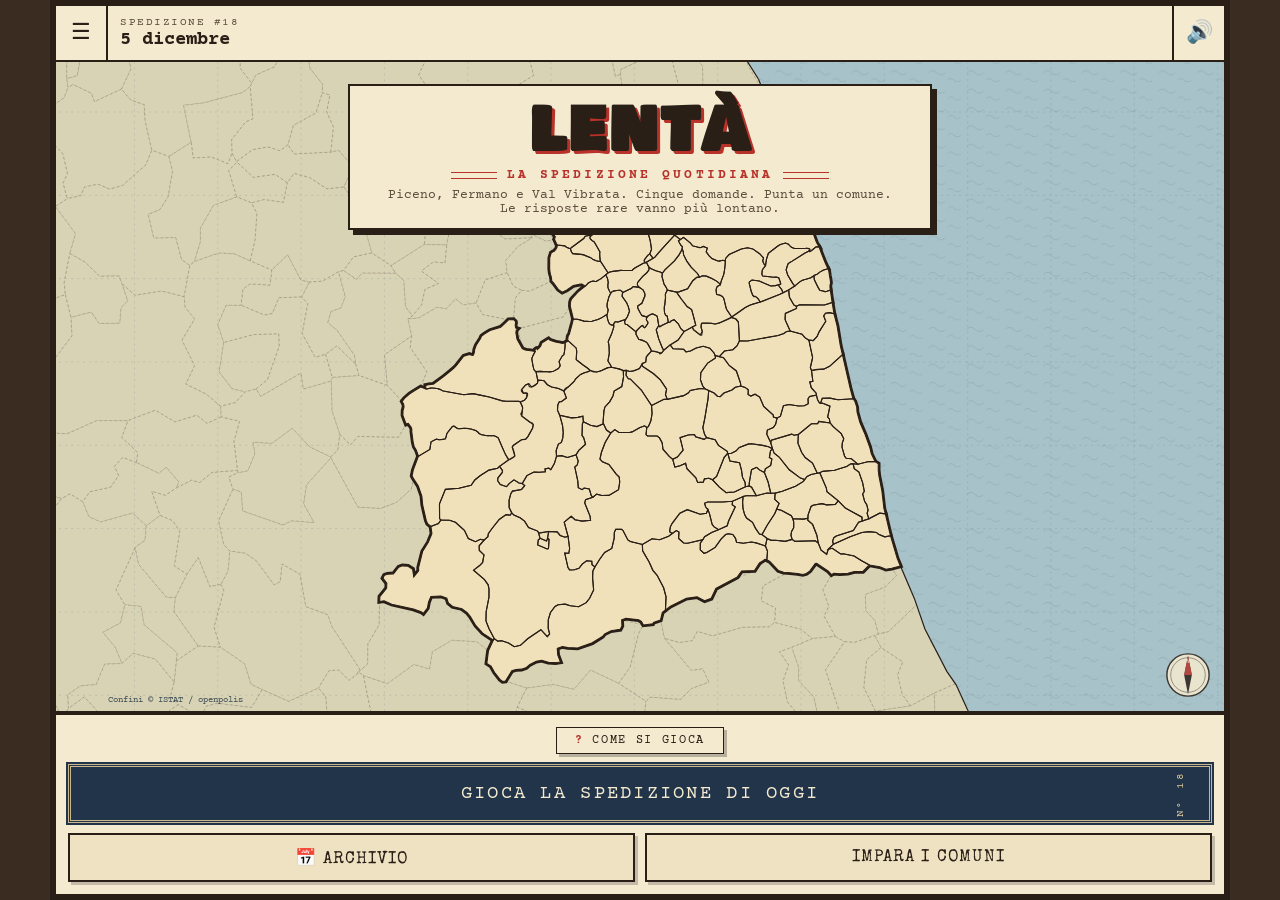
<file: index.html>
<!DOCTYPE html>
<html lang="it">
<head>
<meta charset="utf-8">
<meta name="viewport" content="width=device-width, initial-scale=1, maximum-scale=1">
<title>Lentà — La spedizione quotidiana nel Piceno</title>
<meta name="description" content="Piceno, Fermano e Val Vibrata. Cinque domande al giorno: punta un comune, le risposte rare vanno più lontano.">
<meta name="theme-color" content="#2a1f17">
<link rel="icon" href="data:image/svg+xml,%3Csvg xmlns='http://www.w3.org/2000/svg' viewBox='0 0 100 100'%3E%3Ctext y='.9em' font-size='90'%3E%F0%9F%A7%AD%3C/text%3E%3C/svg%3E">
<meta property="og:type" content="website">
<meta property="og:site_name" content="Lentà">
<meta property="og:locale" content="it_IT">
<meta property="og:url" content="https://lendane.tttai.it/">
<meta property="og:title" content="Lentà — La spedizione quotidiana">
<meta property="og:description" content="Piceno, Fermano e Val Vibrata. Cinque domande al giorno: punta un comune, le risposte rare vanno più lontano.">
<meta property="og:image" content="https://lendane.tttai.it/anteprima.png">
<meta property="og:image:type" content="image/png">
<meta property="og:image:width" content="1200">
<meta property="og:image:height" content="630">
<meta property="og:image:alt" content="Lentà: la mappa dei comuni del Piceno, del Fermano e della Val Vibrata">
<meta name="twitter:card" content="summary_large_image">
<link rel="stylesheet" href="font.css">
<style>
:root{
  --paper:#f4ead0; --paper2:#efe2c2; --ink:#2a1f17; --ink2:#5b4a3a; --red:#b8322a; --navy:#22344a;
  --sea:#a8c2c9; --sea2:#97b4bc; --land:#f0e1ba; --dim:#c9ccb3; --bgland:#d9d3b6;
  --t0:#3f8f4a; --t2:#c8553d; --t3:#7656d1; --t4:#d4a017; --miss:#4a6fa5;
}
*{box-sizing:border-box;margin:0;padding:0}
html,body{height:100%;background:#3a2c20;color:var(--ink);font-family:'Courier Prime',ui-monospace,monospace}
button{font-family:inherit;color:inherit;cursor:pointer;background:none;border:0}
#app{position:relative;max-width:1180px;height:100dvh;margin:0 auto;background:var(--paper);
  border:6px solid #2a1f17;box-shadow:inset 0 0 0 2px #c9b88f;display:flex;flex-direction:column;overflow:hidden;
  background-image:radial-gradient(rgba(90,70,40,.06) 1px,transparent 1.2px);background-size:7px 7px}
/* header */
header{display:flex;align-items:stretch;border-bottom:2px solid var(--ink);min-height:56px;flex:none;background:var(--paper)}
header .ib{width:52px;display:grid;place-items:center;font-size:22px;border-right:2px solid var(--ink)}
header .ib:last-child{border-right:0;border-left:2px solid var(--ink)}
header .lbl{flex:1;padding:6px 12px;display:flex;flex-direction:column;justify-content:center;min-width:0}
header .lbl small{font-size:11px;letter-spacing:.14em;color:var(--ink2);text-transform:uppercase}
header .lbl b{font-size:19px;white-space:nowrap;overflow:hidden;text-overflow:ellipsis}
header .lbl b i{font-style:normal;font-size:12px;color:var(--ink2)}
header .prog{display:flex;flex-direction:column;align-items:flex-end;justify-content:center;padding:6px 12px;gap:3px}
.bars{display:flex;gap:3px;align-items:flex-end;height:16px}
.bars span{width:8px;height:14px;border:1.5px solid #b9a98a;border-radius:1px}
.bars span.on{border-color:transparent}
.bars span.cur{border-color:var(--red)}
.where{font-size:11px;letter-spacing:.14em;color:var(--red);text-transform:uppercase;font-weight:700}
/* screens */
main{flex:1;position:relative;min-height:0}
.screen{position:absolute;inset:0;display:none;flex-direction:column}
.screen.on{display:flex}
/* home */
#home .mapwrap{flex:1}
.titlecard{position:absolute;left:50%;top:22px;transform:translateX(-50%);background:var(--paper);border:2px solid var(--ink);
  box-shadow:5px 5px 0 var(--ink);padding:16px 34px 12px;text-align:center;z-index:5;max-width:92%}
.titlecard h1{font-family:'Bowlby One SC',serif;font-size:clamp(34px,7vw,58px);letter-spacing:.06em;color:var(--ink);text-shadow:3px 3px 0 var(--red);line-height:1}
.titlecard h2{font-size:13px;letter-spacing:.24em;color:var(--red);margin:8px 0 6px;display:flex;align-items:center;gap:10px;justify-content:center}
.titlecard h2:before,.titlecard h2:after{content:"";height:5px;width:46px;border-top:1px solid var(--red);border-bottom:1px solid var(--red)}
.titlecard p{font-size:12.5px;color:var(--ink2)}
.homebar{flex:none;border-top:2px solid var(--ink);padding:12px;display:grid;gap:10px;grid-template-columns:1fr 1fr;background:var(--paper)}
.homebar .how{grid-column:1/3;justify-self:center;border:1.5px solid var(--ink);padding:6px 18px;font-size:12px;letter-spacing:.14em;box-shadow:3px 3px 0 rgba(0,0,0,.25);background:var(--paper)}
.homebar .how b{color:var(--red)}
.bigbtn{grid-column:1/3;background:var(--navy);color:#f4ead0;font-size:19px;letter-spacing:.12em;padding:16px;border:3px double #c9b88f;outline:2px solid var(--navy);text-transform:uppercase;position:relative}
.bigbtn .no{position:absolute;right:6px;top:50%;transform:translateY(-50%) rotate(-90deg);font-size:11px;color:#d9c79c}
.smallbtn{border:2px solid var(--ink);padding:12px;font-family:'Special Elite',monospace;font-size:17px;letter-spacing:.06em;background:var(--paper2);box-shadow:3px 3px 0 rgba(0,0,0,.2);text-transform:uppercase}
.smallbtn:hover,.bigbtn:hover{filter:brightness(1.08)}
/* map */
.mapwrap{position:relative;min-height:0;overflow:hidden;background:var(--sea);border-bottom:2px solid var(--ink);touch-action:none}
.mapwrap svg{width:100%;height:100%;display:block;cursor:grab}
.mapwrap svg:active{cursor:grabbing}
.cm{fill:var(--land);transition:fill .5s}
.cm:hover{fill:#e8d39f}
.cm.sel{fill:#e5cf98}
.cm.off{fill:var(--dim)}
.dimmed .cm{fill:var(--dim)}
.dimmed .cm.hit{fill:var(--land)}
.cmo{fill:none;stroke:var(--ink);stroke-width:1.1;vector-effect:non-scaling-stroke;pointer-events:none}
.outerline{fill:none;stroke:var(--ink);stroke-width:4.5;vector-effect:non-scaling-stroke}
.bgp{fill:var(--bgland);stroke:#9a917a;stroke-width:.6;stroke-dasharray:3 2;vector-effect:non-scaling-stroke}
.hl{fill:none;stroke-width:4;vector-effect:non-scaling-stroke;stroke-linejoin:round;pointer-events:none}
.hlglow{fill:none;stroke-width:12;opacity:.35;vector-effect:non-scaling-stroke;stroke-linejoin:round;pointer-events:none}
.lab{font-family:'Courier Prime';font-weight:700;fill:var(--ink);paint-order:stroke;stroke:var(--paper);stroke-width:3px;text-anchor:middle;pointer-events:none}
.zoomctl{position:absolute;left:10px;bottom:12px;display:flex;flex-direction:column;gap:6px;z-index:4}
.zoomctl button{width:34px;height:34px;border:1.5px solid var(--ink);background:var(--paper);font-size:18px;box-shadow:2px 2px 0 rgba(0,0,0,.25)}
.revealing .zoomctl{display:none}
.compass{position:absolute;right:12px;bottom:12px;width:48px;height:48px;z-index:3;pointer-events:none;opacity:.85}
.attr{position:absolute;left:52px;bottom:6px;font-size:9px;color:#3b4c52;z-index:3}
/* play */
.prompt{flex:none;padding:10px 16px 12px;border-bottom:2px solid var(--ink)}
.prompt small{font-size:11px;letter-spacing:.14em;color:var(--red);font-weight:700}
.prompt h3{font-size:clamp(18px,2.6vw,25px);font-weight:700;line-height:1.25;margin-top:4px}
.playbody{flex:1;display:flex;min-height:0}
.playbody .mapwrap{flex:1;border-bottom:0}
.side{width:0;overflow:hidden;border-left:0 solid var(--ink);display:flex;flex-direction:column;transition:width .5s;background:var(--paper)}
.side.open{width:38%;border-left-width:2px}
.side .inner{padding:14px;display:flex;flex-direction:column;gap:12px;height:100%;min-width:300px;overflow:auto}
.footbar{flex:none;border-top:2px solid var(--ink);display:flex;align-items:center;gap:12px;padding:10px 14px;background:var(--paper)}
.footbar .pinname{flex:1;font-size:13px;min-width:0}
.footbar .pinname span{font-size:15px;font-weight:700;margin-left:6px}
.keys{font-size:11px;color:var(--ink2);display:flex;gap:5px;align-items:center}
.keys kbd{border:1px solid var(--ink2);padding:1px 4px;font-family:inherit;font-size:10px}
.drop{border:2px solid var(--ink);padding:14px 10px;width:min(280px,45vw);font-size:17px;letter-spacing:.12em;background:var(--paper);text-transform:uppercase;font-weight:700}
.drop.ready{background:var(--red);color:#f4ead0;border-color:#7d1d17;box-shadow:inset 0 0 0 2px rgba(255,255,255,.25)}
.drop:disabled{opacity:.55;cursor:default}
.nextbtn{border:2px solid var(--ink);padding:14px;font-size:17px;letter-spacing:.12em;text-transform:uppercase;font-weight:700;background:var(--ink);color:var(--paper);margin-top:auto}
/* result card */
.rcard{position:absolute;left:5%;bottom:22px;z-index:6;background:var(--paper);border:2px solid var(--ink);outline:4px solid var(--paper);box-shadow:0 0 0 6px var(--ink2);
  padding:12px 22px 14px;min-width:220px;text-align:center;display:none}
.rcard.on{display:block;animation:pop .35s ease-out}
@keyframes pop{from{transform:translateY(20px);opacity:0}}
.rcard small{font-size:11px;letter-spacing:.14em;color:var(--red);font-weight:700}
.rcard .nm{font-family:'Bowlby One SC';font-size:clamp(22px,3.4vw,30px);letter-spacing:.03em;color:var(--ink);text-shadow:2px 2px 0 rgba(184,50,42,.55);margin:6px 0 10px;min-height:1.2em;text-transform:uppercase;line-height:1.05}
.rcard .row{display:flex;align-items:center;gap:12px;justify-content:center}
.stamp{font-family:'Special Elite';font-size:17px;letter-spacing:.08em;border:2.5px solid currentColor;padding:4px 10px;transform:rotate(-4deg);min-width:120px;display:inline-block}
.stamp.empty{border-style:dashed;color:#b9a98a}
.stamp.slam{animation:slam .35s cubic-bezier(.2,1.8,.4,1)}
@keyframes slam{from{transform:rotate(-4deg) scale(2.2);opacity:0}}
.km{font-size:18px;font-weight:700;min-width:80px;text-align:left}
.newloc{position:absolute;right:-26px;top:-14px;font-family:'Special Elite';color:var(--red);border:1.5px solid var(--red);padding:2px 8px;font-size:11px;letter-spacing:.1em;transform:rotate(12deg);background:var(--paper);display:none}
.newloc.on{display:block;animation:slam .4s}
/* journey */
.journey{background:#e9dcb6;border:2px solid #cdbb8f;padding:8px;align-self:center;width:min(240px,100%);box-shadow:inset 0 0 18px rgba(120,90,40,.25)}
.journey svg{width:100%;display:block}
.excard{border:2px solid var(--ink);outline:3px solid var(--paper);box-shadow:0 0 0 4px var(--ink2);padding:12px;margin:4px}
.excard .top{display:flex;justify-content:space-between;align-items:flex-start;gap:8px}
.excard .q{font-weight:700;margin:8px 0 4px}
.excard p{font-size:13px;color:var(--ink2);line-height:1.45}
/* camp */
#camp .playbody .side{width:42%;border-left-width:2px}
.share{border:2px solid var(--ink);padding:10px;display:grid;grid-template-columns:auto 1fr;gap:10px;align-items:center}
.share ol{list-style:none;font-size:12px;display:flex;flex-direction:column;gap:3px}
.share ol li{display:flex;gap:6px;align-items:center}
.share ol li em{font-style:normal;font-family:'Special Elite';border:1.5px solid currentColor;padding:0 5px;font-size:11px}
.badge{border:2px solid var(--ink);background:linear-gradient(#dcebe9,#efe2c2);text-align:center;padding:8px 10px}
.badge b{display:block;font-family:'Bowlby One SC';font-size:26px}
.badge small{font-size:10px;letter-spacing:.12em;color:var(--red);font-weight:700;text-transform:uppercase}
.sharebtn{grid-column:1/3;background:var(--red);color:var(--paper);padding:12px;font-size:17px;letter-spacing:.14em;font-weight:700;border:2px solid #7d1d17}
.stats{display:grid;grid-template-columns:repeat(3,1fr);gap:8px}
.stats div{border:2px solid var(--ink);padding:8px 4px;text-align:center;font-size:12px;position:relative}
.stats b{display:block;font-size:12px;letter-spacing:.1em;margin-bottom:4px}
.stats .nw{position:absolute;right:-6px;top:-10px;color:var(--red);border:1px solid var(--red);font-size:9px;padding:1px 4px;background:var(--paper);transform:rotate(8deg);font-family:'Special Elite'}
.answers h4{font-size:12px;letter-spacing:.16em;color:var(--ink2);border-bottom:1px dashed var(--ink2);padding-bottom:4px;margin:6px 0}
.ans{border-bottom:1px solid #d6c79f;padding:8px 0}
.ans .qq{font-size:12.5px}
.ans .me{display:flex;gap:10px;align-items:center;margin-top:6px;flex-wrap:wrap}
.ans .me .stamp{font-size:12px;min-width:0;padding:1px 6px}
.ans .me b{font-size:15px}
.ans .tog{margin-left:auto;color:var(--red);font-size:11px;letter-spacing:.08em;font-weight:700}
.tiers{display:none;margin-top:8px;font-size:13px}
.tiers.on{display:block}
.tiers .tr{display:flex;justify-content:space-between;font-size:11px;letter-spacing:.1em;font-weight:700;margin-top:8px}
.tiers .tr i{display:inline-block;width:12px;height:12px;border:1.5px solid var(--ink);vertical-align:-2px;margin-left:6px}
.tiers .nn{margin-top:3px}
.tiers .nn button{text-decoration:underline dotted;padding:0 2px}
.tiers .nn button.mine{background:var(--ink);color:var(--paper);text-decoration:none;padding:2px 6px}
.tiers p{font-size:12px;color:var(--ink2);margin-top:8px}
.countdown{font-size:12px;text-align:center;color:var(--ink2)}
.countdown b{color:var(--red)}
.homebtn{border:2px solid var(--ink);padding:12px;font-size:16px;letter-spacing:.12em;font-weight:700;text-transform:uppercase}
/* modal */
.modal{position:absolute;inset:0;background:rgba(42,31,23,.55);z-index:50;display:none;place-items:center;padding:16px}
.modal.on{display:grid}
.modal .box{background:var(--paper);border:2px solid var(--ink);box-shadow:6px 6px 0 var(--ink);max-width:560px;width:100%;max-height:90%;overflow:auto;padding:20px 22px;position:relative}
.modal h2{font-family:'Bowlby One SC';font-size:26px;margin-bottom:12px;letter-spacing:.03em}
.modal p,.modal li{font-size:14px;line-height:1.5;margin-bottom:8px}
.modal ul{padding-left:18px}
.modal .x{position:absolute;right:10px;top:8px;font-size:22px}
.tierlist{display:grid;grid-template-columns:auto 1fr;gap:6px 12px;margin:10px 0 14px;align-items:center}
.menu a,.menu button{display:block;width:100%;text-align:left;padding:12px 6px;border-bottom:1px dashed var(--ink2);font-size:16px;font-weight:700;letter-spacing:.06em;text-transform:uppercase}
.arch{display:grid;grid-template-columns:repeat(auto-fill,minmax(92px,1fr));gap:8px}
.arch button{border:2px solid var(--ink);padding:8px 4px;font-size:12px;background:var(--paper2)}
.arch button b{display:block;font-size:16px}
.arch button.done{background:#dfe8d5}
.toast{position:absolute;left:50%;top:70px;transform:translateX(-50%);background:var(--ink);color:var(--paper);padding:8px 16px;z-index:60;font-size:14px;display:none}
.toast.on{display:block;animation:pop .3s}
@media (max-width:760px){
  .playbody{flex-direction:column}
  .side{width:auto!important;height:0;border-left:0!important;border-top:0 solid var(--ink);transition:height .5s}
  .side.open{height:56%;border-top-width:2px}
  #camp .playbody .side{height:64%;border-top-width:2px}
  .side .inner{min-width:0;padding:10px;gap:10px}
  .journey{width:96px}
  .nextbtn{position:sticky;bottom:0}
  .rcard{left:50%;transform:translateX(-50%);bottom:auto;top:10px;padding:8px 14px 10px;min-width:200px}
  .rcard.on{animation:none}
  .keys,.bigbtn .no{display:none}
  .footbar .pinname{font-size:12px}
}
</style>
</head>
<body>
<div id="app">
  <header>
    <button class="ib" id="menuBtn" aria-label="Menu">☰</button>
    <div class="lbl"><small id="hdSmall">Spedizione</small><b id="hdBig">—</b></div>
    <div class="prog" id="hdProg" style="display:none"><div class="bars" id="bars"></div><div class="where" id="where">Piazza del Popolo</div></div>
    <button class="ib" id="muteBtn" aria-label="Audio">🔊</button>
  </header>
  <main>
    <section class="screen on" id="home">
      <div class="mapwrap" id="homeMap"></div>
      <div class="titlecard"><h1>LENTÀ</h1><h2>LA SPEDIZIONE QUOTIDIANA</h2><p>Piceno, Fermano e Val Vibrata. Cinque domande. Punta un comune. Le risposte rare vanno più lontano.</p></div>
      <div class="homebar">
        <button class="how" id="howBtn"><b>?</b> COME SI GIOCA</button>
        <button class="bigbtn" id="playBtn">Gioca la spedizione di oggi<span class="no" id="homeNo"></span></button>
        <button class="smallbtn" id="archBtn">📅 Archivio</button>
        <button class="smallbtn" id="learnBtn">Impara i comuni</button>
      </div>
    </section>

    <section class="screen" id="play">
      <div class="prompt"><small id="pNum">DOMANDA 1 DI 5</small><h3 id="pText"></h3></div>
      <div class="playbody">
        <div class="mapwrap" id="playMap">
          <div class="rcard" id="rcard"><div class="newloc" id="newloc">NUOVA TAPPA</div><small id="rNum"></small><div class="nm" id="rName"></div>
            <div class="row"><span class="stamp empty" id="rStamp">&nbsp;</span><span class="km" id="rKm">··· km</span></div></div>
        </div>
        <aside class="side" id="side"><div class="inner">
          <div class="journey" id="journey"></div>
          <div class="excard" id="excard"></div>
          <button class="nextbtn" id="nextBtn">Prossima domanda ▲</button>
        </div></aside>
      </div>
      <div class="footbar" id="footbar">
        <div class="pinname">PUNTA<span id="pinName">—</span></div>
        <div class="keys">clic = scegli · <kbd>SPAZIO</kbd><kbd>INVIO</kbd> = conferma</div>
        <button class="drop" id="dropBtn" disabled>Pianta la bandierina</button>
      </div>
    </section>

    <section class="screen" id="camp">
      <div class="playbody">
        <div class="mapwrap" id="campMap"></div>
        <aside class="side open" id="campSide"><div class="inner" id="campInner"></div></aside>
      </div>
    </section>

    <section class="screen" id="learn">
      <div class="prompt"><small>IMPARA I COMUNI</small><h3>Tocca un comune per vedere nome e dati</h3></div>
      <div class="mapwrap" id="learnMap" style="flex:1"></div>
      <div class="footbar"><div class="pinname" id="learnInfo">—</div><button class="drop" id="learnBack">Torna alla home</button></div>
    </section>
  </main>

  <div class="modal" id="modal"><div class="box"><button class="x" id="modalX">×</button><div id="modalBody"></div></div></div>
  <div class="toast" id="toast"></div>
</div>

<script src="dati/mappa.js"></script>
<script src="dati/comuni-extra.js"></script>
<script src="dati/banca.js"></script>
<script src="config.js"></script>
<script>
const TIERS=[{n:'ngenò',km:40,c:'var(--t0)',hex:'#3f8f4a',e:'🟩'},{n:'oh...',km:70,c:'var(--t2)',hex:'#c8553d',e:'🟥'},{n:'OH....',km:85,c:'var(--t3)',hex:'#7656d1',e:'🟪'},{n:'Ess...',km:100,c:'var(--t4)',hex:'#d4a017',e:'🟨'}];
const MISS={n:'oh capo...',km:0,c:'var(--miss)',hex:'#4a6fa5',e:'🟦'};
const STOPS=[{km:0,n:'Piazza del Popolo'},{km:1,n:'San Francesco'},{km:100,n:'Il Tronto'},{km:400,n:'Lago di Pilato'},{km:500,n:'Ghiacci del Vettore'}];
const EPOCH=new Date(2026,10,18); // spedizione #1
const COM={}; MAP.ap.forEach(c=>COM[c.id]=c);
const $=id=>document.getElementById(id);
const store={get(k,d){try{const v=localStorage.getItem('lenta:'+k);return v?JSON.parse(v):d}catch(e){return d}},set(k,v){try{localStorage.setItem('lenta:'+k,JSON.stringify(v))}catch(e){}}};

/* ---------- audio ---------- */
let AC=null, muted=store.get('muted',false);
function snd(type){ if(muted) return; try{ AC=AC||new (window.AudioContext||window.webkitAudioContext)();
  const t=AC.currentTime,o=AC.createOscillator(),g=AC.createGain();o.connect(g);g.connect(AC.destination);
  const P={tick:[1800,.02,.05,'square'],stamp:[90,.25,.5,'triangle'],coin:[1320,.06,.08,'square'],chime:[880,.5,.15,'sine'],pin:[420,.12,.18,'triangle'],miss:[150,.3,.3,'sawtooth']}[type];
  o.type=P[3];o.frequency.setValueAtTime(P[0],t);if(type==='chime')o.frequency.setValueAtTime(1320,t+.12);if(type==='pin')o.frequency.exponentialRampToValueAtTime(160,t+.12);
  g.gain.setValueAtTime(P[2],t);g.gain.exponentialRampToValueAtTime(.0001,t+P[1]);o.start(t);o.stop(t+P[1]+.02);}catch(e){} }
function setMute(){ $('muteBtn').textContent=muted?'🔇':'🔊'; }
$('muteBtn').onclick=()=>{muted=!muted;store.set('muted',muted);setMute()}; setMute();

/* ---------- dates & daily ---------- */
function dayIndex(d=new Date()){ const a=new Date(d.getFullYear(),d.getMonth(),d.getDate()); return Math.round((a-EPOCH)/864e5); }
function dateOf(i){ const d=new Date(EPOCH); d.setDate(d.getDate()+i); return d; }
const MESI=['gennaio','febbraio','marzo','aprile','maggio','giugno','luglio','agosto','settembre','ottobre','novembre','dicembre'];
function fmtDate(d){ return d.getDate()+' '+MESI[d.getMonth()]; }
function rng(seed){ return ()=>{ seed|=0; seed=seed+0x6D2B79F5|0; let t=Math.imul(seed^seed>>>15,1|seed); t=t+Math.imul(t^t>>>7,61|t)^t; return ((t^t>>>14)>>>0)/4294967296; }; }
function shuffled(arr,seed){ const r=rng(seed),a=arr.slice(); for(let i=a.length-1;i>0;i--){const j=Math.floor(r()*(i+1));[a[i],a[j]]=[a[j],a[i]]} return a; }
const QIDS=QS.domande.map(q=>q.id), QBY={}; QS.domande.forEach(q=>QBY[q.id]=q);
QS.domande.forEach(q=>Object.values(q.a).forEach(r=>r.t=[0,1,1,2,3][r.t])); // banca.js ha ancora 5 fasce (0-4)
function dailyQuestions(i){
  const N=QIDS.length, out=[]; let pos=i*5;
  while(out.length<5){ const cyc=Math.floor(pos/N), q=shuffled(QIDS,1000+cyc*7919)[pos%N]; if(!out.includes(q)) out.push(q); pos++; }
  return out;
}
function randomQuestions(){ return shuffled(QIDS,Math.floor(Math.random()*1e9)).slice(0,5); }

/* ---------- foglio ---------- */
const BANCA=new Set(Object.keys(QS.comuni)); // le domande della banca valgono solo per questi comuni
const FASCE={farflung:3,elusive:2,rare:1,common:0}, SIGLA={'044':'AP','109':'FM','067':'TE'};
const norm=s=>s.toLowerCase().replace(/[’‘`´ʼ]/g,"'").replace(/\s*'\s*/g,"'").replace(/\s+/g,' ').trim();
const nomeKey=s=>norm(s).replace(/\s*\(\s*(\w+)\s*\)$/,' ($1)');
// Nel foglio vale "Nome (SIGLA)" e anche il nome da solo, se nessun altro comune della mappa ha lo stesso nome.
const NOMI={}, SOLO={}; MAP.ap.forEach(c=>{ NOMI[nomeKey(c.nome+' ('+SIGLA[c.id.slice(0,3)]+')')]=c.id; const k=nomeKey(c.nome); SOLO[k]=k in SOLO?null:c.id; });
Object.entries(SOLO).forEach(([k,id])=>{ if(id) NOMI[k]=id; });
const esc=s=>String(s).replace(/[&<>"]/g,c=>({'&':'&amp;','<':'&lt;','>':'&gt;','"':'&quot;'}[c]));
const p2=n=>String(n).padStart(2,'0');
function ymd(d){ return d.getFullYear()+'-'+p2(d.getMonth()+1)+'-'+p2(d.getDate()); }
function parseData(s){ let m=/^(\d{4})-(\d{1,2})-(\d{1,2})$/.exec(s), y, mo, g; if(m) [,y,mo,g]=m; else if(m=/^(\d{1,2})\/(\d{1,2})\/(\d{4})$/.exec(s)) [,g,mo,y]=m; else return null;
  const d=new Date(y,mo-1,g); return d.getMonth()===mo-1&&d.getDate()===+g?ymd(d):null; }
function parseCSV(s){ const rows=[]; let row=[], f='', q=false; s=s.replace(/^﻿/,'');
  for(let i=0;i<s.length;i++){ const ch=s[i];
    if(q){ if(ch!=='"') f+=ch; else if(s[i+1]==='"'){ f+='"'; i++; } else q=false; }
    else if(ch==='"') q=true;
    else if(ch===','){ row.push(f); f=''; }
    else if(ch==='\n'||ch==='\r'){ if(ch==='\r'&&s[i+1]==='\n') i++; row.push(f); rows.push(row); row=[]; f=''; }
    else f+=ch; }
  if(f||row.length){ row.push(f); rows.push(row); } return rows; }
const FOGLIO={giorni:{},errori:[]};
function leggiFoglio(txt){ const rows=parseCSV(txt), err=m=>FOGLIO.errori.push(m), h=(rows[0]||[]).map(norm), col={};
  ['data','n','domanda',...Object.keys(FASCE)].forEach(k=>col[k]=h.indexOf(k));
  const manca=Object.keys(col).filter(k=>k!=='n'&&col[k]<0); if(manca.length) return err('Mancano le colonne: '+manca.join(', '));
  const giorni={}; let cur=null; // cur=false: data della riga sopra non valida, errore già segnalato
  rows.slice(1).forEach((r,k)=>{ const riga=k+2, v=c=>(col[c]<0?'':r[col[c]]||'').trim(); if(!r.some(c=>c.trim())) return;
    if(v('data')){ cur=parseData(v('data'))||false; if(!cur) err(`Riga ${riga}: data non valida "${v('data')}"`); } else if(cur===null) err(`Riga ${riga}: manca la data`);
    if(!cur) return;
    const a={}; Object.keys(FASCE).forEach(f=>v(f).split(',').map(s=>s.trim()).filter(Boolean).forEach(s=>{ const id=NOMI[nomeKey(s)];
      if(!id) err(`Riga ${riga}: comune non riconosciuto "${s}"`);
      else if(!a[id]) a[id]={t:FASCE[f]};
      else if(a[id].t!==FASCE[f]) err(`Riga ${riga}: ${COM[id].nome} è in due fasce`); }));
    (giorni[cur]=giorni[cur]||[]).push({riga,n:parseFloat(v('n')),q:v('domanda'),a}); });
  const ord=x=>isNaN(x.n)?1e9:x.n;
  Object.keys(giorni).sort().forEach(g=>{ const qs=giorni[g].sort((x,y)=>ord(x)-ord(y)); let ok=qs.length===5;
    if(!ok) err(`Giorno ${g}: ${qs.length} domande invece di 5`);
    qs.forEach(q=>{ if(!q.q){ ok=false; err(`Riga ${q.riga}: manca il testo della domanda`); } if(!Object.keys(q.a).length){ ok=false; err(`Riga ${q.riga}: nessun comune riconosciuto`); } });
    if(ok) FOGLIO.giorni[g]=qs.map((q,k)=>{ const id=g+'/'+(k+1); QBY[id]={id,q:q.q,a:q.a}; return id; }); });
}
const FOGLIO_PRONTO=(async()=>{ const ctl=new AbortController(), tm=setTimeout(()=>ctl.abort(),4000); let txt=null;
  try{ const r=await fetch(FOGLIO_URL,{signal:ctl.signal,cache:'no-cache'}); if(!r.ok) throw new Error('HTTP '+r.status); txt=await r.text(); }
  catch(e){ FOGLIO.errori.push('Foglio non raggiungibile: '+(e.name==='AbortError'?'nessuna risposta in 4 s':e.message)); }
  clearTimeout(tm); if(txt!==null) leggiFoglio(txt);
  FOGLIO.errori.forEach(m=>console.warn('Lentà:',m));
  if(new URLSearchParams(location.search).has('verifica')) openModal(`<h2>Verifica foglio</h2><p style="word-break:break-all">Fonte: ${esc(FOGLIO_URL)}</p><p>Giorni validi: ${Object.keys(FOGLIO.giorni).join(', ')||'nessuno'}</p>`+
    (FOGLIO.errori.length?`<p>Errori (${FOGLIO.errori.length}):</p><ul>${FOGLIO.errori.map(m=>`<li>${esc(m)}</li>`).join('')}</ul>`:'<p>Nessun errore.</p>'));
})();

/* ---------- map ---------- */
const NS='http://www.w3.org/2000/svg';
function mix(hex,a){ const h=n=>parseInt(hex.slice(n,n+2),16), L=[240,225,186]; return `rgb(${[1,3,5].map((n,i)=>Math.round(L[i]+(h(n)-L[i])*a)).join(',')})`; }
function el(tag,attrs,parent){ const e=document.createElementNS(NS,tag); for(const k in attrs) e.setAttribute(k,attrs[k]); if(parent) parent.appendChild(e); return e; }
function makeMap(container,opts={}){
  const svg=el('svg',{viewBox:`0 0 ${MAP.W} ${MAP.H}`,preserveAspectRatio:'xMidYMid meet'});
  const defs=el('defs',{},svg);
  const pat=el('pattern',{id:'waves'+container.id,width:46,height:22,patternUnits:'userSpaceOnUse'},defs);
  el('path',{d:'M3 11q5-5 10 0t10 0M26 20q4-4 8 0t8 0',fill:'none',stroke:'#7f9ea6','stroke-width':.8,opacity:.7},pat);
  const world=el('g',{},svg);
  el('rect',{x:-500,y:-500,width:MAP.W+1000,height:MAP.H+1000,fill:'var(--bgland)'},world);
  const bg=el('g',{},world); MAP.bg.forEach(b=>el('path',{d:b.d,class:'bgp'},bg));
  el('path',{d:MAP.sea,fill:'var(--sea)',stroke:'#2a1f17','stroke-width':1.2,'vector-effect':'non-scaling-stroke'},world);
  el('path',{d:MAP.sea,fill:`url(#waves${container.id})`},world);
  const grid=el('g',{stroke:'#6f8a90','stroke-width':.5,'stroke-dasharray':'2 4',opacity:.55,'vector-effect':'non-scaling-stroke'},world);
  for(let x=0;x<=MAP.W;x+=100) el('line',{x1:x,y1:-200,x2:x,y2:MAP.H+200,'vector-effect':'non-scaling-stroke'},grid);
  for(let y=0;y<=MAP.H;y+=100) el('line',{x1:-200,y1:y,x2:MAP.W+200,y2:y,'vector-effect':'non-scaling-stroke'},grid);
  const outer=el('g',{},world); MAP.ap.forEach(c=>el('path',{d:c.d,class:'outerline'},outer));
  const fills=el('g',{class:'fills'},world), paths={};
  MAP.ap.forEach(c=>{ const p=el('path',{d:c.d,class:'cm','data-id':c.id},fills); paths[c.id]=p; });
  const lines=el('g',{},world); MAP.ap.forEach(c=>el('path',{d:c.d,class:'cmo'},lines));
  const hl=el('g',{},world), labels=el('g',{},world), pins=el('g',{},world);
  container.appendChild(svg);
  const comp=document.createElement('div'); comp.className='compass'; comp.innerHTML='<svg viewBox="0 0 50 50"><circle cx="25" cy="25" r="22" fill="#f4ead0" stroke="#2a1f17" stroke-width="1.5"/><circle cx="25" cy="25" r="18" fill="none" stroke="#2a1f17" stroke-width=".5"/><path d="M25 5L29 25L25 45L21 25Z" fill="#2a1f17"/><path d="M25 5L29 25L21 25Z" fill="#b8322a"/><text x="25" y="13" font-size="6" text-anchor="middle" fill="#f4ead0" font-family="monospace">N</text></svg>';
  container.appendChild(comp);
  const at=document.createElement('div'); at.className='attr'; at.textContent='Confini © ISTAT / openpolis'; container.appendChild(at);
  // view state
  let vb={x:0,y:0,w:MAP.W,h:MAP.H}, anim=null;
  const clamp=()=>{ const r=container.getBoundingClientRect(), ar=(r.width||1)/(r.height||1);
    const maxW=Math.min(MAP.W,MAP.H*ar); if(vb.w>maxW){ const k=maxW/vb.w; vb.x+=vb.w*(1-k)/2; vb.y+=vb.h*(1-k)/2; vb.w*=k; vb.h*=k; }
    vb.x=Math.max(0,Math.min(MAP.W-vb.w,vb.x)); vb.y=Math.max(0,Math.min(MAP.H-vb.h,vb.y)); };
  const apply=()=>{ clamp(); svg.setAttribute('viewBox',`${vb.x} ${vb.y} ${vb.w} ${vb.h}`); const r=svg.getBoundingClientRect(); const px=Math.max(vb.w/(r.width||800),vb.h/(r.height||600)); const k=px*1.25; pins.querySelectorAll('.pin').forEach(p=>p.setAttribute('transform',`translate(${p.dataset.x},${p.dataset.y}) scale(${k})`)); labels.querySelectorAll('text').forEach(t=>t.setAttribute('font-size',11*px)); };
  let last=null;
  function fit(box,pad=.18,ms=900){ last=[box,pad];
    const r=container.getBoundingClientRect(), ar=(r.width||1)/(r.height||1);
    let w=(box[2]-box[0])*(1+pad*2), h=(box[3]-box[1])*(1+pad*2); const cx=(box[0]+box[2])/2, cy=(box[1]+box[3])/2;
    if(w/h<ar) w=h*ar; else h=w/ar;
    const to={x:cx-w/2,y:cy-h/2,w,h};
    if(!ms){vb=to;apply();return}
    const from={...vb}, t0=performance.now(); cancelAnimationFrame(anim);
    const step=t=>{ let u=Math.min(1,(t-t0)/ms); u=u<.5?4*u*u*u:1-Math.pow(-2*u+2,3)/2; for(const k in vb) vb[k]=from[k]+(to[k]-from[k])*u; apply(); if(u<1) anim=requestAnimationFrame(step); };
    anim=requestAnimationFrame(step);
  }
  const home=(ms)=>fit(MAP.apbb,.05,ms);
  // pan / zoom
  const ptr=new Map(); let moved=0, startDist=0, startVb=null;
  const toSvg=(cx,cy)=>{ const r=svg.getBoundingClientRect(); const s=Math.max(vb.w/r.width,vb.h/r.height); const ox=(r.width*s-vb.w)/2, oy=(r.height*s-vb.h)/2; return [vb.x+(cx-r.left)*s-ox, vb.y+(cy-r.top)*s-oy, s]; };
  // La cattura del puntatore parte solo con il trascinamento: catturato da subito, il click andrebbe all'svg e non al comune.
  const capture=id=>{ try{ if(!svg.hasPointerCapture(id)) svg.setPointerCapture(id); }catch(_){} };
  svg.addEventListener('pointerdown',e=>{ ptr.set(e.pointerId,[e.clientX,e.clientY]); moved=0; if(ptr.size===2){ ptr.forEach((_,id)=>capture(id)); const [a,b]=[...ptr.values()]; startDist=Math.hypot(a[0]-b[0],a[1]-b[1]); startVb={...vb};} });
  svg.addEventListener('pointermove',e=>{ if(!ptr.has(e.pointerId)) return; const prev=ptr.get(e.pointerId); ptr.set(e.pointerId,[e.clientX,e.clientY]);
    if(ptr.size===1){ const [,,s]=toSvg(0,0); const dx=e.clientX-prev[0], dy=e.clientY-prev[1]; moved+=Math.abs(dx)+Math.abs(dy); if(moved>6){ capture(e.pointerId); vb.x-=dx*s; vb.y-=dy*s; apply(); } }
    else if(ptr.size===2){ moved=99; const [a,b]=[...ptr.values()]; const d=Math.hypot(a[0]-b[0],a[1]-b[1]); zoomAt((a[0]+b[0])/2,(a[1]+b[1])/2, startVb.w*startDist/d/vb.w); } });
  const up=e=>{ ptr.delete(e.pointerId); };
  svg.addEventListener('pointerup',up); svg.addEventListener('pointercancel',up);
  svg.addEventListener('pointerleave',e=>{ if(!svg.hasPointerCapture(e.pointerId)) ptr.delete(e.pointerId); });
  function zoomAt(cx,cy,f){ const [px,py]=toSvg(cx,cy); const nw=Math.min(MAP.W,Math.max(60,vb.w*f)); const k=nw/vb.w; vb={x:px-(px-vb.x)*k,y:py-(py-vb.y)*k,w:nw,h:vb.h*k}; apply(); }
  svg.addEventListener('wheel',e=>{ e.preventDefault(); zoomAt(e.clientX,e.clientY,e.deltaY>0?1.15:1/1.15); },{passive:false});
  if(opts.zoom!==false){ const zc=document.createElement('div'); zc.className='zoomctl'; zc.innerHTML='<button aria-label="Zoom avanti">+</button><button aria-label="Zoom indietro">−</button><button aria-label="Tutta la provincia" style="font-size:13px">⤢</button>'; container.appendChild(zc);
    const r=()=>container.getBoundingClientRect(); const [zi,zo,zh]=zc.children;
    zi.onclick=()=>{const b=r();zoomAt(b.left+b.width/2,b.top+b.height/2,1/1.4)}; zo.onclick=()=>{const b=r();zoomAt(b.left+b.width/2,b.top+b.height/2,1.4)}; zh.onclick=()=>home(500); }
  fills.addEventListener('click',e=>{ if(moved>6) return; const p=e.target.closest('.cm'); if(p&&opts.onPick) opts.onPick(p.dataset.id); });
  new ResizeObserver(()=>{ if(last) fit(last[0],last[1],0); }).observe(container);
  const api={svg,paths,
    home, fit,
    select(id){ Object.values(paths).forEach(p=>p.classList.toggle('sel',p.dataset.id===id)); },
    dim(on){ fills.classList.toggle('dimmed',on); },
    only(set){ Object.values(paths).forEach(p=>p.classList.toggle('off',!!set&&!set.has(p.dataset.id))); },
    hit(id){ Object.values(paths).forEach(p=>p.classList.toggle('hit',p.dataset.id===id)); },
    clearHL(){ hl.innerHTML=''; },
    highlight(id,color,keep){ if(!keep) hl.innerHTML=''; const c=COM[id]; el('path',{d:c.d,class:'hlglow',stroke:color},hl); el('path',{d:c.d,class:'hl',stroke:color},hl); paths[id].style.fill=''; },
    tint(id,hex){ paths[id].style.fill=mix(hex,.35); },
    untint(){ Object.values(paths).forEach(p=>p.style.fill=''); },
    clearPins(){ pins.innerHTML=''; },
    pin(id,color='#b8322a',num,dropAnim){ const c=COM[id]; const g=el('g',{class:'pin'},pins); g.dataset.x=c.pin[0]; g.dataset.y=c.pin[1];
      const inner=el('g',{},g); el('ellipse',{cx:0,cy:2,rx:9,ry:4,fill:'none',stroke:color,'stroke-width':2},inner);
      const head=el('g',{},inner); el('path',{d:'M0 0C-3-8-11-13-11-22a11 11 0 0 1 22 0C11-13 3-8 0 0Z',fill:color,stroke:'#2a1f17','stroke-width':1.5},head);
      if(num) { const t=el('text',{x:0,y:-18,'font-size':11,'text-anchor':'middle',fill:'#fff','font-weight':700,'font-family':'Courier Prime'},head); t.textContent=num; } else el('circle',{cx:0,cy:-22,r:4,fill:'#f4ead0'},head);
      if(dropAnim) head.animate([{transform:'translateY(-60px)',opacity:0},{transform:'translateY(4px)',opacity:1,offset:.75},{transform:'translateY(0)'}],{duration:450,easing:'ease-in'});
      apply(); return g; },
    labels(on){ labels.innerHTML=''; if(on) MAP.ap.filter(c=>on===true||c.id===on).forEach(c=>{ const t=el('text',{x:c.pin[0],y:c.pin[1]-4,class:'lab'},labels); t.textContent=c.nome.replace('San Benedetto del Tronto','S. Benedetto').replace(' del Tronto',' d.T.').replace(' delle Marche',' d.M.'); }); apply(); }
  };
  requestAnimationFrame(()=>home(0));
  return api;
}

/* ---------- journey svg ---------- */
// the stops sit at km/500 of the path length: 0-1 km (96,306), 100 km (109,252), 400 km (88,100), 500 km (130,26)
const JPATH='M96 306 C136 306 142 266 110 252 C78 240 54 232 58 206 C62 180 142 184 142 154 C142 128 88 126 88 98 C88 76 118 60 130 26';
const JLAB=[[4,326,'PIAZZA DEL POPOLO'],[122,326,'SAN FRANCESCO'],[128,243,'IL TRONTO'],[8,123,'LAGO DI PILATO'],[40,14,'GHIACCI DEL'],[40,23,'VETTORE']];
function journeySVG(){ return `<svg viewBox="0 0 200 330" id="jsvg"><rect width="200" height="330" fill="#e9dcb6"/>
 <g stroke="#8b7a55" fill="none" stroke-width="1.2" opacity=".75">
  <path d="M12 312V288H50V312M26 288V268H36V288M25 268l6-6 6 6M14 312v-5a3 3 0 0 1 6 0v5M23 312v-5a3 3 0 0 1 6 0v5M32 312v-5a3 3 0 0 1 6 0v5M41 312v-5a3 3 0 0 1 6 0v5M16 297h30"/>
  <path d="M50 314L56 298H112L118 314ZM72 298l-2 16M90 298v16M106 298l3 16M53 306H115" stroke-dasharray="2 2"/>
  <path d="M138 314V292H172V314M149 314v-8a6 6 0 0 1 12 0v8M174 314V278H182V314M174 278l4-9 4 9M184 314V284H192V314M184 284l4-8 4 8"/>
  <circle cx="155" cy="298" r="3"/>
  <path d="M4 242q14-18 28 0M22 244q14-16 28 0M128 232q16-20 32 0M150 234q20-24 44 0M150 198q22-24 44 0"/>
  <path d="M8 180l16-30 16 30M30 182l18-36 18 36M74 172l14-22 14 22M150 150l16-30 16 30M166 148l14-24 14 24M150 96l12-20 12 20M168 98l12-24 12 24"/>
  <path d="M4 70L40 52L70 44L100 32L130 24L150 34L172 44L196 56" stroke-width="1.4"/>
  <path d="M100 32L130 24L150 34L144 39L138 34L131 41L123 35L114 40L108 34Z" fill="#f7f4ea"/>
 </g>
 <g stroke="#6f8a90" fill="none" stroke-width="1.2" opacity=".85">
  <path d="M0 247q12.5-5 25 0t25 0t25 0t25 0t25 0t25 0t25 0t25 0M0 256q12.5-5 25 0t25 0t25 0t25 0t25 0t25 0t25 0t25 0"/>
  <path d="M38 104a12 5 0 1 0 24 0a12 5 0 1 0-24 0M62 105h2M64 106a10 4.5 0 1 0 20 0a10 4.5 0 1 0-20 0" fill="#a8c2c9"/>
  <path d="M116 30l4 3M136 33l3-3"/>
 </g>
 <g stroke="#e8684a" stroke-linecap="round" fill="none">
  <path d="M104 104q10-5 20 1" stroke-width="2.6"/>
  <path d="M108 105.5v3M111 104.5v3.4M114 104v3.6M117 104v3.4M120 104.6v3M124 105l3-2.5M124 105l3 2.5M104 104l-3-3.5M104 104l-3.5-1" stroke-width=".7"/>
  <circle cx="104" cy="103.6" r="1.1" fill="#2a1f17" stroke="none"/>
 </g>
 <g font-family="Courier Prime" font-size="8" fill="#6b5a3c" letter-spacing="1">${JLAB.map(l=>`<text x="${l[0]}" y="${l[1]}">${l[2]}</text>`).join('')}</g>
 <path d="${JPATH}" fill="none" stroke="#6b5a3c" stroke-width="1.5" stroke-dasharray="3 4"/>
 <path id="jprog" d="${JPATH}" fill="none" stroke="#b8322a" stroke-width="3.5" stroke-linecap="round"/>
 <g id="jpin"><path d="M0 0C-2-6-8-9-8-16a8 8 0 0 1 16 0C8-9 2-6 0 0Z" fill="#b8322a" stroke="#2a1f17"/><circle cy="-16" r="3" fill="#f4ead0"/></g>
</svg>`; }
function journeySet(km,anim){
  const p=document.getElementById('jprog'); if(!p) return; const L=p.getTotalLength(); const pin=document.getElementById('jpin');
  const target=Math.min(1,km/500)*L; const from=parseFloat(p.dataset.v||0);
  p.style.strokeDasharray=L; const t0=performance.now(), ms=anim?1100:0;
  const step=t=>{ const u=ms?Math.min(1,(t-t0)/ms):1; const v=from+(target-from)*(1-Math.pow(1-u,3)); p.style.strokeDashoffset=L-v; const pt=p.getPointAtLength(Math.max(0,v)); pin.setAttribute('transform',`translate(${pt.x},${pt.y})`); if(u<1) requestAnimationFrame(step); else p.dataset.v=target; };
  requestAnimationFrame(step);
}
function stopFor(km){ let s=STOPS[0]; STOPS.forEach(x=>{ if(km>=x.km) s=x; }); return s; }

/* ---------- header ---------- */
function headerHome(i){ $('hdSmall').textContent='Spedizione #'+(i+1); $('hdBig').textContent=fmtDate(dateOf(i)); $('hdProg').style.display='none'; }
function headerPlay(){ $('hdSmall').textContent='Distanza'; $('hdBig').innerHTML=G.km+' <i>km</i>'; $('hdProg').style.display='flex'; $('where').textContent=stopFor(G.km).n;
  $('bars').innerHTML=[0,1,2,3,4].map(k=>{ const r=G.res[k]; if(!r) return `<span class="${k===G.i?'cur':''}"></span>`; const T=r.t<0?MISS:TIERS[r.t]; const h=r.t<0?4:5+r.t*3; return `<span class="on" style="background:${T.hex};height:${h}px"></span>`; }).join(''); }

/* ---------- screens ---------- */
function show(id){ document.querySelectorAll('.screen').forEach(s=>s.classList.toggle('on',s.id===id)); }
let homeMap, playMap, campMap, learnMap;
let G=null; // game state

function openModal(html){ $('modalBody').innerHTML=html; $('modal').classList.add('on'); }
$('modalX').onclick=()=>$('modal').classList.remove('on');
$('modal').onclick=e=>{ if(e.target.id==='modal') $('modal').classList.remove('on'); };
function toast(t){ const e=$('toast'); e.textContent=t; e.classList.add('on'); clearTimeout(e._t); e._t=setTimeout(()=>e.classList.remove('on'),1800); }

const HOWTO=`<h2>Come si gioca</h2>
<p>Ogni giorno Lentà ha una nuova <b>spedizione</b>: cinque domande, uguali per tutti. Per ognuna punta <b>un comune</b> del Piceno, del Fermano o della Val Vibrata (86 in tutto: 33 della provincia di Ascoli, tutti i 40 della provincia di Fermo, 13 del Teramano) che risponde alla domanda e conferma con <b>Pianta la bandierina</b>.</p>
<p>Quasi sempre le risposte giuste sono tante. Quelle ovvie ti portano poco lontano, quelle a cui pensano in pochi ti portano molto più in là:</p>
<div class="tierlist">${TIERS.map(t=>`<span class="stamp" style="color:${t.hex};font-size:13px;min-width:0">${t.n}</span><span>+${t.km} km</span>`).join('')}<span class="stamp" style="color:${MISS.hex};font-size:13px;min-width:0">${MISS.n}</span><span>0 km — risposta sbagliata</span></div>
<p>Al massimo fai 500 km. Parti da Piazza del Popolo e dalla chiesa di San Francesco, attraversi il Tronto e sali tra colline e monti fino al Lago di Pilato. L'arrivo è sui ghiacci del Vettore.</p>
<p>Alla fine, al <b>campo</b>, puoi vedere tutte le risposte giuste e condividere il risultato. La spedizione nuova apre a mezzanotte.</p>
<p style="font-size:12px;color:var(--ink2)">Dati: confini ISTAT/openpolis; popolazione, superficie e altitudine ISTAT al 1/1/2026; zone climatiche DPR 412/1993; Bandiere Arancioni TCI 2025; Bandiere Blu FEE 2026; club dei Borghi più belli d'Italia.</p>`;
$('howBtn').onclick=()=>openModal(HOWTO);
$('menuBtn').onclick=()=>openModal(`<h2>Menu</h2><div class="menu">
  <button onclick="goHome()">🏠 Home</button>
  <button onclick="startDaily(dayIndex())">🧭 Spedizione di oggi</button>
  <button onclick="startUnlimited()">∞ Spedizione illimitata</button>
  <button onclick="openArchive()">📅 Archivio</button>
  <button onclick="openLearn()">🗺️ Impara i comuni</button>
  <button onclick="openModal(HOWTO)">? Come si gioca</button></div>`);
$('archBtn').onclick=()=>openArchive();
$('learnBtn').onclick=()=>openLearn();
$('playBtn').onclick=()=>startDaily(dayIndex());
$('learnBack').onclick=()=>goHome();

function goHome(){ $('modal').classList.remove('on'); show('home'); const i=dayIndex(); headerHome(i); $('homeNo').textContent='N° '+(i+1);
  const done=store.get('day:'+i,null); $('playBtn').firstChild.textContent=done&&done.res.length===5?'Rivedi la spedizione di oggi':'Gioca la spedizione di oggi';
  if(!homeMap) homeMap=makeMap($('homeMap'),{zoom:false}); else homeMap.home(0); }

function openArchive(){ const t=dayIndex(); let h='<h2>Archivio</h2><p>Gioca le spedizioni dei giorni passati.</p><div class="arch">';
  for(let i=t;i>=0;i--){ const d=store.get('day:'+i,null); const done=d&&d.res.length===5; h+=`<button class="${done?'done':''}" onclick="startDaily(${i})"><b>#${i+1}</b>${fmtDate(dateOf(i))}${done?'<br>'+d.km+' km':''}</button>`; }
  openModal(h+'</div>'); }

function openLearn(){ $('modal').classList.remove('on'); show('learn'); $('hdSmall').textContent='Impara'; $('hdBig').textContent=MAP.ap.length+' comuni'; $('hdProg').style.display='none';
  if(!learnMap){ learnMap=makeMap($('learnMap'),{onPick:id=>{ learnMap.select(id); learnMap.labels(id); const c=QS.comuni[id]; $('learnInfo').innerHTML=`<span style="font-size:16px">${COM[id].nome}</span>`+(c?` · ${c.pop.toLocaleString('it-IT')} ab. · ${String(c.km2).replace('.',',')} km² · municipio a ${c.alt} m`:''); }}); } }

/* ---------- game ---------- */
async function startDaily(i){ $('modal').classList.remove('on'); await FOGLIO_PRONTO; const saved=store.get('day:'+i,null);
  // una partita salvata senza qs è stata giocata con la banca interna
  const qs=saved?saved.qs||dailyQuestions(i):FOGLIO.giorni[ymd(dateOf(i))]||dailyQuestions(i);
  if(qs.some(id=>!QBY[id])){ goHome(); return toast('Domande di questa spedizione non disponibili'); }
  G={mode:'daily',day:i,qs,res:saved?saved.res:[],km:saved?saved.km:0,i:saved?saved.res.length:0};
  if(G.i>=5) return showCamp(); beginPlay(); }
function startUnlimited(){ $('modal').classList.remove('on'); G={mode:'free',day:null,qs:randomQuestions(),res:[],km:0,i:0}; beginPlay(); }
function beginPlay(){ show('play'); if(!playMap) playMap=makeMap($('playMap'),{onPick:pick}); nextPrompt(true); }
let picked=null, phase='pick', allowed=null;
function nextPrompt(first){
  phase='pick'; picked=null; const q=QBY[G.qs[G.i]]; allowed=QIDS.includes(q.id)?BANCA:null;
  $('pNum').textContent=`DOMANDA ${G.i+1} DI 5`; $('pText').textContent=q.q;
  $('side').classList.remove('open'); $('rcard').classList.remove('on'); $('newloc').classList.remove('on');
  $('footbar').style.display='flex'; $('pinName').textContent='—'; $('dropBtn').disabled=true; $('dropBtn').classList.remove('ready');
  $('playMap').classList.remove('revealing'); playMap.clearPins(); playMap.clearHL(); playMap.dim(false); playMap.untint(); playMap.select(null); playMap.hit(null); playMap.only(allowed);
  headerPlay(); setTimeout(()=>playMap.home(first?0:700),60);
}
function pick(id){ if(phase!=='pick'||allowed&&!allowed.has(id)) return; picked=id; playMap.select(id); $('pinName').textContent=COM[id].nome; $('dropBtn').disabled=false; $('dropBtn').classList.add('ready'); snd('tick'); }
$('dropBtn').onclick=()=>drop();
document.addEventListener('keydown',e=>{ if($('modal').classList.contains('on')) return;
  if((e.key===' '||e.key==='Enter')&&$('play').classList.contains('on')){ e.preventDefault(); if(phase==='pick'&&picked) drop(); else if(phase==='done') $('nextBtn').click(); } });
const wait=ms=>new Promise(r=>setTimeout(r,ms));
async function drop(){
  if(phase!=='pick'||!picked) return; phase='reveal';
  const q=QBY[G.qs[G.i]], a=q.a[picked], t=a?a.t:-1, T=t<0?MISS:TIERS[t], id=picked;
  $('footbar').style.display='none'; playMap.select(null); $('playMap').classList.add('revealing');
  playMap.fit(COM[id].bb,.35,1000); playMap.pin(id,'#b8322a',null,true); snd('pin');
  await wait(1050);
  // card
  $('rNum').textContent=`BANDIERINA ${G.i+1} DI 5`; $('rName').textContent=''; const st=$('rStamp'); st.className='stamp empty'; st.innerHTML='&nbsp;'; st.style.color=''; $('rKm').textContent='··· km'; $('rKm').style.color='';
  $('rcard').classList.add('on');
  const nm=COM[id].nome.toUpperCase(); for(let k=1;k<=nm.length;k++){ $('rName').textContent=nm.slice(0,k); if(nm[k-1]!==' ') snd('tick'); await wait(45); }
  await wait(250);
  // slot shuffle
  const pool=[...TIERS,MISS]; for(let k=0;k<12;k++){ const r=pool[k%pool.length]; st.textContent=r.n; st.style.color='#b9a98a'; await wait(55+k*12); }
  st.className='stamp slam'; st.textContent=T.n; st.style.color=T.hex; snd(t<0?'miss':'stamp');
  playMap.dim(true); playMap.hit(id); playMap.highlight(id,T.hex); if(t>=0) playMap.tint(id,T.hex);
  await wait(450);
  const before=G.km; $('rKm').style.color=T.hex;
  for(let v=0;v<=T.km;v+=5){ $('rKm').textContent=(T.km?'+':'')+v+' km'; if(v&&v%15===0) snd('coin'); await wait(28); }
  $('rKm').textContent=(T.km?'+':'')+T.km+' km';
  G.res.push({q:q.id,c:id,t}); G.km+=T.km; G.i++;
  const newStop=stopFor(G.km).km!==stopFor(before).km;
  if(newStop){ await wait(250); $('newloc').classList.add('on'); snd('chime'); }
  if(G.mode==='daily') store.set('day:'+G.day,{res:G.res,km:G.km,qs:G.qs});
  await wait(500);
  // side panel
  $('journey').innerHTML=journeySVG(); journeySet(before,false);
  $('excard').innerHTML=`<div class="top"><span class="stamp" style="color:${T.hex};font-size:14px;min-width:0">${T.n}</span><b style="color:${T.hex}">${T.km?'+':''}${T.km} km</b></div>
    <div class="q">“${COM[id].nome}”</div>${!a?'<p>Comune sbagliato: la mappa dice altro.</p>':a.e?`<p>${a.e}</p>`:''}`;
  $('nextBtn').textContent=G.i<5?'Prossima domanda ▲':'Al campo ▲';
  $('side').classList.add('open'); phase='done'; if(innerWidth<=760) setTimeout(()=>$('rcard').classList.remove('on'),450);
  setTimeout(()=>{ playMap.fit(COM[id].bb,.35,400); journeySet(G.km,true); headerPlay(); },550);
}
$('nextBtn').onclick=()=>{ if(phase!=='done') return; if(G.i<5) nextPrompt(); else { finishGame(); showCamp(); } };

/* ---------- stats ---------- */
const SOUV=[
 {id:'primo',n:'Primo passo',d:'Completa una spedizione',f:(s,g)=>true},
 {id:'lontano',n:'Ess...',d:'Trova una risposta Ess...',f:(s,g)=>g.res.some(r=>r.t===3)},
 {id:'meta',n:'Mezza strada',d:'Fai almeno 250 km',f:(s,g)=>g.km>=250},
 {id:'vettore',n:'Al lago',d:'Arriva al Lago di Pilato (400 km)',f:(s,g)=>g.km>=400},
 {id:'perfetta',n:'Spedizione perfetta',d:'500 km: i ghiacci del Vettore',f:(s,g)=>g.km>=500},
 {id:'zero',n:'Nessun errore',d:'Cinque risposte giuste',f:(s,g)=>g.res.every(r=>r.t>=0)},
 {id:'costa',n:'Lupo di mare',d:'Punta tutti i comuni sul mare',f:(s)=>Object.keys(QBY.mare.a).every(c=>s.passport.includes(c))},
 {id:'monti',n:'Montanaro',d:'Punta Arquata, Montegallo e Montemonaco',f:(s)=>['044006', '044038', '044044'].every(c=>s.passport.includes(c))},
 {id:'dieci',n:'Collezionista',d:'10 comuni nel passaporto',f:(s)=>s.passport.length>=10},
 {id:'tutti',n:'Mappa completa',d:'Tutti i comuni nel passaporto',f:(s)=>s.passport.length>=MAP.ap.length},
 {id:'sette',n:'Una settimana',d:'7 giorni di fila',f:(s)=>s.streak>=7}];
function finishGame(){
  const s=store.get('stats',{passport:[],souv:[],last:null,streak:0,best:0});
  const before={p:s.passport.length,s:s.souv.length};
  G.res.forEach(r=>{ if(r.t>=0&&!s.passport.includes(r.c)) s.passport.push(r.c); });
  if(G.mode==='daily'&&G.day===dayIndex()&&s.last!==G.day){ s.streak=(s.last===G.day-1)?s.streak+1:1; s.last=G.day; s.best=Math.max(s.best,s.streak); }
  SOUV.forEach(b=>{ if(!s.souv.includes(b.id)&&b.f(s,G)) s.souv.push(b.id); });
  store.set('stats',s); G.newP=s.passport.length-before.p; G.newS=s.souv.length-before.s;
}

/* ---------- camp ---------- */
const SITO='https://lendane.tttai.it';
function shareText(){ const n=G.mode==='daily'?'#'+(G.day+1):'∞'; return `LENTÀ ${n} 🧭 ${G.km} km\n${G.res.map(r=>(r.t<0?MISS:TIERS[r.t]).e).join('')}\n${stopFor(G.km).n}\n${SITO}/?km=${G.km}${G.mode==='daily'?'&n='+(G.day+1)+'&s='+codScelte(G.res):''}`; }
// Telefono: foglio di condivisione del sistema (WhatsApp, Telegram...). Computer o rifiuto: copia negli appunti.
async function shareResult(){ const t=shareText();
  if(navigator.share&&matchMedia('(pointer:coarse)').matches){ try{ await navigator.share({text:t}); return; }catch(e){ if(e.name==='AbortError') return; } }
  try{ await navigator.clipboard.writeText(t); toast('Copiato! Incollalo dove vuoi'); }catch(e){ openModal('<h2>Condividi</h2><p>Copia questo testo:</p><pre style="white-space:pre-wrap;border:1px solid;padding:10px;font-size:15px">'+esc(t)+'</pre>'); } }
/* ---------- le scelte di chi ha mandato il link ---------- */
// s = per ogni domanda il codice ISTAT in base 36 (4 caratteri) e la fascia (0-3, x = errata). Si vede solo dopo aver giocato la stessa spedizione.
function codScelte(res){ return res.map(r=>(+r.c).toString(36).padStart(4,'0')+(r.t<0?'x':r.t)).join(''); }
function leggiScelte(s){ if(!/^([0-9a-z]{4}[0-3x]){5}$/.test(s||'')) return null; const res=[];
  for(let k=0;k<25;k+=5){ const c=String(parseInt(s.slice(k,k+4),36)).padStart(6,'0'); if(!COM[c]) return null; res.push({c,t:s[k+4]==='x'?-1:+s[k+4]}); }
  return res; }
const AMICO=(()=>{ const p=new URLSearchParams(location.search), n=p.get('n'), res=leggiScelte(p.get('s'));
  if(!res||!/^[0-9]{1,5}$/.test(n||'')||+n<1) return null;
  return {day:+n-1,res,km:res.reduce((a,r)=>a+(r.t<0?0:TIERS[r.t].km),0)}; })();
function apriAmico(){ const A=AMICO, d=store.get('day:'+A.day,null), mio=d&&d.res.length===5?d:null, h=`<h2>Spedizione #${A.day+1}</h2>`;
  if(A.day>dayIndex()) return openModal(h+'<p>Questa spedizione qui non è ancora aperta.</p>');
  if(!mio) return openModal(h+`<p>Ti hanno mandato un risultato: <b>${A.km} km</b>. I comuni scelti si vedono solo dopo che hai giocato anche tu questa spedizione.</p><div class="menu"><button onclick="startDaily(${A.day})">🧭 Gioca la spedizione #${A.day+1}</button></div>`);
  const qs=mio.qs||dailyQuestions(A.day), riga=(chi,r)=>{ const T=r.t<0?MISS:TIERS[r.t]; return `<div class="me"><span style="min-width:3em">${chi}</span><span class="stamp" style="color:${T.hex}">${T.n}</span><b>${COM[r.c].nome}</b></div>`; };
  openModal(h+`<p>Link: <b>${A.km} km</b> · Tu: <b>${mio.km} km</b></p>`+A.res.map((r,k)=>{ const q=QBY[qs[k]];
    return `<div class="ans"><div class="qq">${k+1} &nbsp;${q?esc(q.q):''}</div>${riga('Link',r)}${riga('Tu',mio.res[k])}</div>`; }).join('')); }

function showCamp(){
  show('camp'); $('modal').classList.remove('on');
  if(G.newP===undefined){ G.newP=0; G.newS=0; }
  $('hdSmall').textContent=G.mode==='daily'?'Spedizione #'+(G.day+1):'Spedizione illimitata'; $('hdBig').textContent='Completata'; $('hdProg').style.display='flex'; $('where').textContent=stopFor(G.km).n; G.i=5; headerPlay(); $('hdSmall').textContent=G.mode==='daily'?'Spedizione #'+(G.day+1):'Spedizione illimitata'; $('hdBig').textContent='Completata';
  if(!campMap) campMap=makeMap($('campMap'),{onPick:()=>{}});
  campMap.clearPins(); campMap.clearHL(); campMap.untint(); campMap.dim(false);
  G.res.forEach((r,k)=>{ const T=r.t<0?MISS:TIERS[r.t]; if(r.t>=0) campMap.tint(r.c,T.hex); campMap.pin(r.c,T.hex,k+1); });
  setTimeout(()=>campMap.home(0),50);
  const s=store.get('stats',{passport:[],souv:[],streak:0});
  const rows=G.res.map((r,k)=>{ const T=r.t<0?MISS:TIERS[r.t]; return `<li>${k+1} <em style="color:${T.hex}">${T.n}</em></li>`; }).join('');
  const ans=G.res.map((r,k)=>{ const q=QBY[r.q], T=r.t<0?MISS:TIERS[r.t];
    const groups=[3,2,1,0].map(ti=>{ const ids=Object.keys(q.a).filter(c=>q.a[c].t===ti); if(!ids.length) return '';
      return `<div class="tr"><span style="color:${TIERS[ti].hex}">${TIERS[ti].n}<i style="background:${TIERS[ti].hex}"></i></span><span>+${TIERS[ti].km} km</span></div><div class="nn">${ids.map(c=>`<button class="${c===r.c?'mine':''}" onclick="campFocus('${r.q}','${c}')">${COM[c].nome}</button>`).join(' · ')}</div>`; }).join('');
    return `<div class="ans"><div class="qq">${k+1} &nbsp;${esc(q.q)}</div><div class="me"><span class="stamp" style="color:${T.hex}">${T.n}</span><b>“${COM[r.c].nome}”</b><span>${T.km?'+':''}${T.km} km</span><button class="tog" onclick="this.closest('.ans').querySelector('.tiers').classList.toggle('on');campShowQ('${r.q}')">MOSTRA RISPOSTE ▸</button></div>
      <div class="tiers">${groups}${q.note?`<p>— ${q.note}</p>`:''}</div></div>`; }).join('');
  $('campInner').innerHTML=`
   ${AMICO&&G.mode==='daily'&&G.day===AMICO.day?'<button class="homebtn" onclick="apriAmico()">👀 Confronta con chi ti ha mandato il link</button>':''}
   <div class="share"><ol>${rows}</ol><div class="badge"><small>Lentà</small><b>${G.km}<span style="font-size:12px"> km</span></b><small>${stopFor(G.km).n}</small></div>
     <button class="sharebtn" id="shareBtn">Condividi</button></div>
   <div class="stats"><div><b>📓 DIARIO</b>${s.streak||0} ${s.streak===1?'giorno':'giorni'} di fila</div>
     <div>${G.newP?`<span class="nw">${G.newP} NUOVI</span>`:''}<b>🛂 PASSAPORTO</b>${s.passport.length} di ${MAP.ap.length} comuni</div>
     <div style="cursor:pointer" onclick="openSouv()">${G.newS?`<span class="nw">${G.newS} NUOVI</span>`:''}<b>🎁 SOUVENIR</b>${s.souv.length} di ${SOUV.length}</div></div>
   <div class="answers"><h4>LE RISPOSTE</h4>${ans}</div>
   ${G.mode==='daily'?`<div class="countdown" id="cd"></div>`:''}
   <button class="homebtn" onclick="${G.mode==='daily'?'goHome()':'startUnlimited()'}">${G.mode==='daily'?'Torna alla home':'Un\'altra spedizione'}</button>
   ${G.mode==='daily'?'<button class="homebtn" onclick="startUnlimited()">∞ Gioca ancora (illimitata)</button>':'<button class="homebtn" onclick="goHome()">Torna alla home</button>'}`;
  $('shareBtn').onclick=shareResult;
  tick();
}
function tick(){ const e=$('cd'); if(!e||!$('camp').classList.contains('on')) return; const n=new Date(), m=new Date(n.getFullYear(),n.getMonth(),n.getDate()+1); const s=Math.floor((m-n)/1000);
  e.innerHTML=`La spedizione #${dayIndex()+2} apre tra <b>${Math.floor(s/3600)} h ${Math.floor(s%3600/60)} m</b>`; setTimeout(tick,30000); }
window.campShowQ=qid=>{ const q=QBY[qid]; campMap.clearHL(); Object.keys(q.a).forEach(c=>campMap.highlight(c,TIERS[q.a[c].t].hex,true)); campMap.home(500); };
window.campFocus=(qid,c)=>{ campShowQ(qid); campMap.fit(COM[c].bb,.6,600); };
window.openSouv=()=>{ const s=store.get('stats',{souv:[]}); openModal('<h2>Souvenir</h2>'+SOUV.map(b=>`<p style="opacity:${s.souv.includes(b.id)?1:.4}">${s.souv.includes(b.id)?'🎁':'🔒'} <b>${b.n}</b> — ${b.d}</p>`).join('')); };
Object.assign(window,{apriAmico,goHome,startDaily,startUnlimited,openArchive,openLearn,openModal,HOWTO});

goHome();
if(AMICO) FOGLIO_PRONTO.then(apriAmico);
</script>
</body>
</html>
</file>
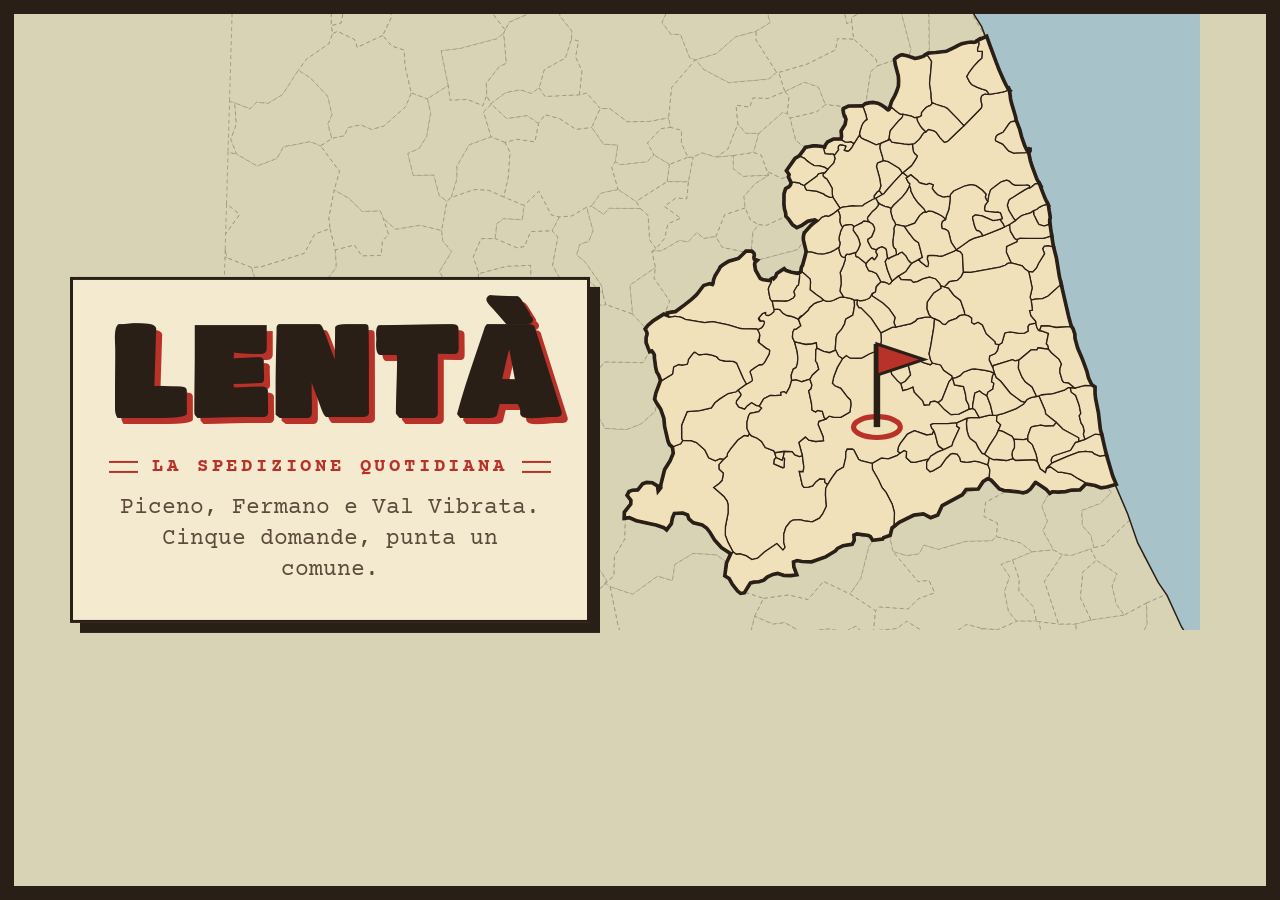
<file: strumenti/anteprima.html>
<!DOCTYPE html>
<!-- Genera anteprima.png (1200x630), l'immagine mostrata quando si condivide il link del gioco.
     Dalla radice del repo:
     msedge --headless --disable-gpu --hide-scrollbars --window-size=1200,630 --screenshot=anteprima.png strumenti/anteprima.html -->
<html lang="it">
<head>
<meta charset="utf-8">
<link rel="stylesheet" href="../font.css">
<style>
:root{--paper:#f4ead0;--ink:#2a1f17;--ink2:#5b4a3a;--red:#b8322a;--sea:#a8c2c9;--land:#f0e1ba;--bgland:#d9d3b6}
*{margin:0;padding:0;box-sizing:border-box}
html,body{width:1200px;height:630px;overflow:hidden;background:var(--bgland)}
svg{position:absolute;inset:0;width:1200px;height:630px}
.frame{position:absolute;inset:0;border:14px solid var(--ink);pointer-events:none}
.card{position:absolute;left:70px;top:50%;transform:translateY(-50%);width:520px;background:var(--paper);border:3px solid var(--ink);
  box-shadow:10px 10px 0 var(--ink);padding:38px 36px 34px;text-align:center;font-family:'Courier Prime',monospace}
h1{font-family:'Bowlby One SC',serif;font-size:118px;letter-spacing:.06em;color:var(--ink);text-shadow:6px 6px 0 var(--red);line-height:1}
h2{font-size:19px;letter-spacing:.2em;white-space:nowrap;color:var(--red);margin:20px 0 16px;display:flex;align-items:center;gap:14px;justify-content:center;font-weight:700}
h2:before,h2:after{content:"";height:8px;width:38px;border-top:2px solid var(--red);border-bottom:2px solid var(--red)}
p{font-size:23px;color:var(--ink2);line-height:1.35}
</style>
</head>
<body>
<svg id="m"></svg>
<div class="card"><h1>LENTÀ</h1><h2>LA SPEDIZIONE QUOTIDIANA</h2><p>Piceno, Fermano e Val Vibrata.<br>Cinque domande, punta un comune.</p></div>
<div class="frame"></div>
<script src="../dati/mappa.js"></script>
<script src="../dati/comuni-extra.js"></script>
<script>
const NS='http://www.w3.org/2000/svg', svg=document.getElementById('m');
const el=(t,a,p)=>{const e=document.createElementNS(NS,t);for(const k in a)e.setAttribute(k,a[k]);p.appendChild(e);return e};
// I comuni a destra: il centro di MAP.apbb cade a x=870 px, l'altezza dei comuni occupa ~88% dell'immagine.
const [x0,y0,x1,y1]=MAP.apbb, h=(y1-y0)/0.88, w=h*1200/630, cx=(x0+x1)/2-(870-600)*w/1200, cy=(y0+y1)/2;
svg.setAttribute('viewBox',`${cx-w/2} ${cy-h/2} ${w} ${h}`);
const g=el('g',{},svg), s=w/1200;
el('rect',{x:-2000,y:-2000,width:MAP.W+4000,height:MAP.H+4000,fill:'#d9d3b6'},g);
MAP.bg.forEach(b=>el('path',{d:b.d,fill:'#d9d3b6',stroke:'#9a917a','stroke-width':.8*s,'stroke-dasharray':`${4*s} ${3*s}`},g));
el('path',{d:MAP.sea,fill:'#a8c2c9',stroke:'#2a1f17','stroke-width':1.5*s},g);
MAP.ap.forEach(c=>el('path',{d:c.d,fill:'none',stroke:'#2a1f17','stroke-width':6*s},g));
MAP.ap.forEach(c=>el('path',{d:c.d,fill:'#f0e1ba',stroke:'#2a1f17','stroke-width':1.3*s},g));
// Una bandierina rossa su Ascoli Piceno (044007), la partenza del viaggio.
const ap=MAP.ap.find(c=>c.id==='044007');
if(ap){ const [px,py]=ap.pin, k=2.6*s, f=el('g',{transform:`translate(${px},${py}) scale(${k})`},g);
  el('ellipse',{cx:0,cy:2,rx:9,ry:4,fill:'none',stroke:'#b8322a','stroke-width':2},f);
  el('line',{x1:0,y1:2,x2:0,y2:-30,stroke:'#2a1f17','stroke-width':2.5},f);
  el('path',{d:'M0 -30L18 -24L0 -18Z',fill:'#b8322a',stroke:'#2a1f17','stroke-width':1.2},f); }
</script>
</body>
</html>
</file>
<file: font.css>
/* Font: Courier Prime, Special Elite, Bowlby One SC — SIL Open Font License 1.1 (via Fontsource) */
@font-face{font-family:'Courier Prime';font-style:normal;font-weight:400;font-display:swap;src:url([data-uri]) format('woff2')}
@font-face{font-family:'Courier Prime';font-style:normal;font-weight:700;font-display:swap;src:url([data-uri]) format('woff2')}
@font-face{font-family:'Special Elite';font-style:normal;font-weight:400;font-display:swap;src:url([data-uri]) format('woff2')}
@font-face{font-family:'Bowlby One SC';font-style:normal;font-weight:400;font-display:swap;src:url([data-uri]) format('woff2')}
</file>
